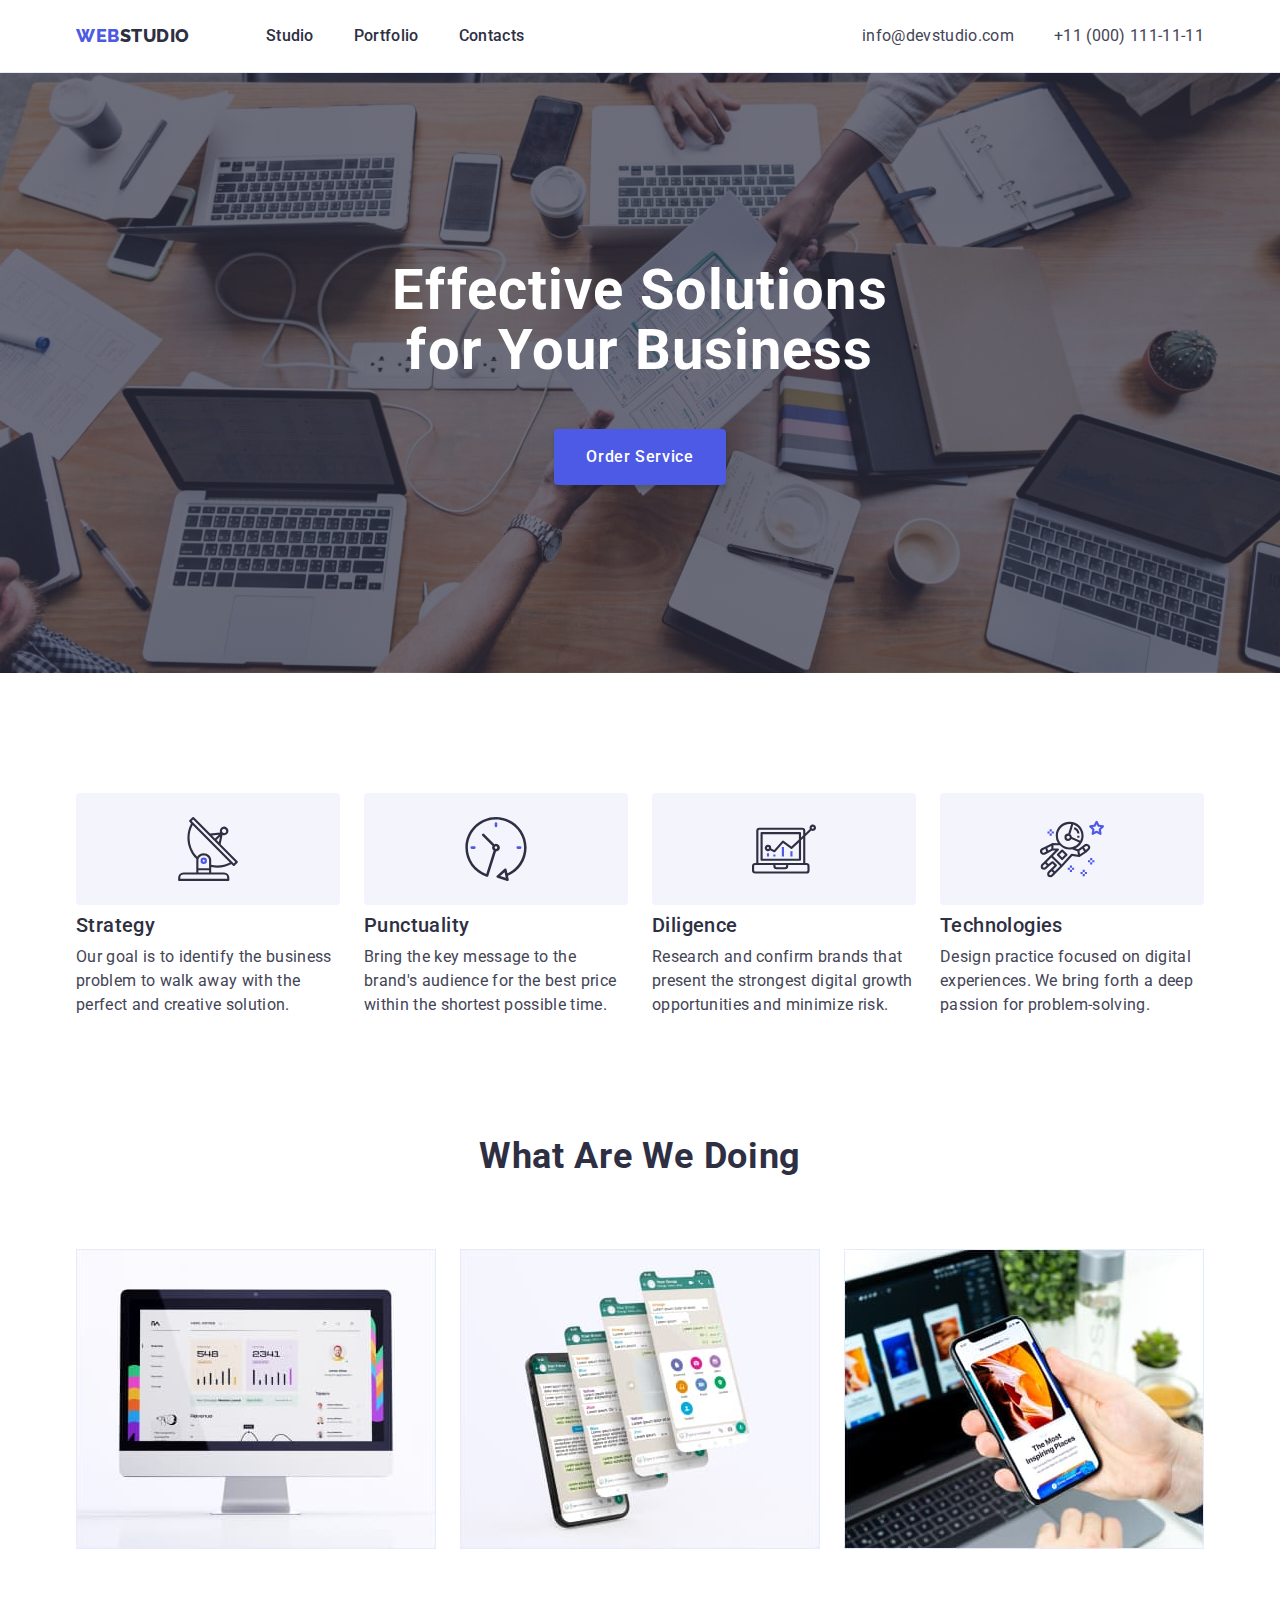
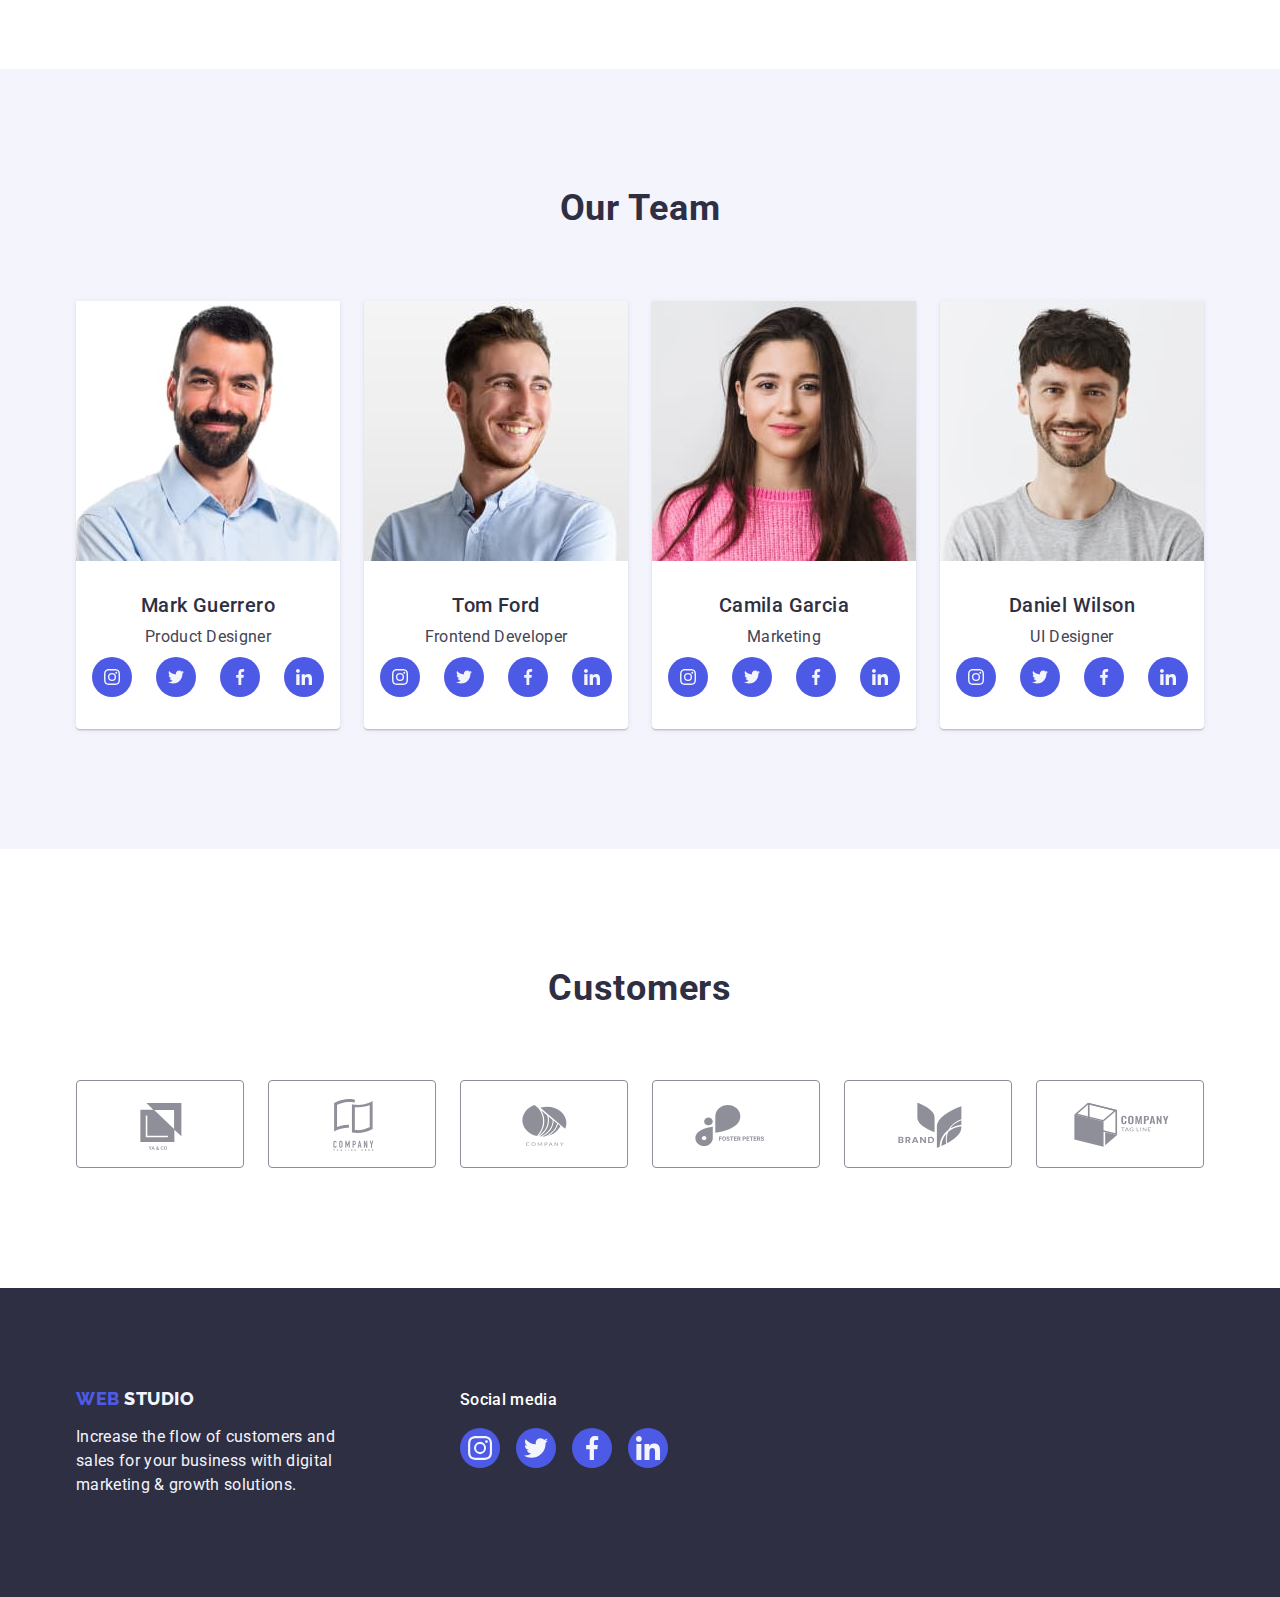
<file: index.html>
<!DOCTYPE html>
<html lang="en">
  <head>
    <meta charset="UTF-8" />
    <meta http-equiv="X-UA-Compatible" content="IE=edge" />
    <meta name="viewport" content="width=device-width, initial-scale=1.0" />
    <title>WebStudio</title>
    <link rel="preconnect" href="https://fonts.googleapis.com" />
    <link rel="preconnect" href="https://fonts.gstatic.com" crossorigin />
    <link
      href="https://fonts.googleapis.com/css2?family=Raleway:wght@800&family=Roboto:wght@400;500;700;900&display=swap"
      rel="stylesheet"
    />
    <link
      rel="stylesheet"
      href="https://cdnjs.cloudflare.com/ajax/libs/modern-normalize/1.1.0/modern-normalize.min.css"
    />
    <link rel="stylesheet" href="./css/styles.css" />
  </head>

  <body>
    <header class="page-header">
      <div class="container page-header-container">
        <nav class="navigation">
          <a class="link logo" href="./index.html"
            >Web<span class="logo-header">Studio</span></a
          >
          <ul class="list menu">
            <li><a class="link menu-item" href="./index.html">Studio</a></li>
            <li>
              <a class="link menu-item" href="./portfolio.html">Portfolio</a>
            </li>
            <li><a class="link menu-item" href="">Contacts</a></li>
          </ul>
        </nav>
        <address class="contacts">
          <ul class="list contacts-link">
            <li>
              <a class="link" href="mailto:info@devstudio.com"
                >info@devstudio.com</a
              >
            </li>
            <li>
              <a class="link" href="tel:+110001111111">+11 (000) 111-11-11</a>
            </li>
          </ul>
        </address>
      </div>
    </header>

    <main>
      <section class="hero">
        <div class="container">
          <h1 class="hero-title">Effective Solutions for Your Business</h1>
          <button class="modal-button" type="button">Order Service</button>
        </div>
      </section>
      <section class="section">
        <div class="container">
          <h2 class="section-title" hidden>Features</h2>
          <ul class="list features-list">
            <li class="item">
              <div class="features-list-container">
                <svg
                  class="features-list-icon"
                  aria-label="antenna icon"
                  width="64"
                  height="64"
                >
                  <use href="./images/icons.svg#icon-antenna"></use>
                </svg>
              </div>
              <h3 class="list-title">Strategy</h3>
              <p class="text">
                Our goal is to identify the business problem to walk away with
                the perfect and creative solution.
              </p>
            </li>
            <li class="item">
              <div class="features-list-container">
                <svg
                  class="features-list-icon"
                  aria-label="times icon"
                  width="64"
                  height="64"
                >
                  <use href="./images/icons.svg#icon-clock"></use>
                </svg>
              </div>
              <h3 class="list-title">Punctuality</h3>
              <p class="text">
                Bring the key message to the brand's audience for the best price
                within the shortest possible time.
              </p>
            </li>
            <li class="item">
              <div class="features-list-container">
                <svg
                  class="features-list-icon"
                  aria-label="diagrams icon"
                  width="64"
                  height="64"
                >
                  <use href="./images/icons.svg#icon-diagram"></use>
                </svg>
              </div>
              <h3 class="list-title">Diligence</h3>
              <p class="text">
                Research and confirm brands that present the strongest digital
                growth opportunities and minimize risk.
              </p>
            </li>
            <li class="item">
              <div class="features-list-container">
                <svg
                  class="features-list-icon"
                  aria-label="astronaut icon"
                  width="64"
                  height="64"
                >
                  <use href="./images/icons.svg#icon-astronaut"></use>
                </svg>
              </div>
              <h3 class="list-title">Technologies</h3>
              <p class="text">
                Design practice focused on digital experiences. We bring forth a
                deep passion for problem-solving.
              </p>
            </li>
          </ul>
        </div>
      </section>
      <section class="section examples-work">
        <div class="container">
          <h2 class="section-title">What are we doing</h2>
          <ul class="list examples-work-list">
            <li class="examples-work-list-item">
              <img
                src="./images/monitor.jpg"
                alt="monitor"
                width="360"
                height="300"
              />
            </li>
            <li class="examples-work-list-item">
              <img
                src="./images/smartphone.jpg"
                alt="smartphone"
                width="360"
                height="300"
              />
            </li>
            <li class="examples-work-list-item">
              <img
                src="./images/smartphone-in-hand.jpg"
                alt="smartphone in hand"
                width="360"
                height="300"
              />
            </li>
          </ul>
        </div>
      </section>
      <section class="section-our-team section">
        <div class="container">
          <h2 class="section-title our-team-title">Our Team</h2>
          <ul class="list our-team-list">
            <li class="card-item">
              <img
                src="./images/mark-guerrero.jpg"
                alt="mark-guerrero"
                width="264"
                height="260"
              />
              <div class="our-team-card-content">
                <h3 class="list-title">Mark Guerrero</h3>
                <p class="text">Product Designer</p>
                <ul class="list social-list">
                  <li class="social-list-item">
                    <a class="social-list-link" href="">
                      <svg
                        class="social-list-icon"
                        aria-label="icon instagram"
                        width="16"
                        height="16"
                      >
                        <use href="./images/icons.svg#icon-instagram"></use>
                      </svg>
                    </a>
                  </li>
                  <li class="social-list-item">
                    <a class="social-list-link" href="">
                      <svg
                        class="social-list-icon"
                        aria-label="icon twitter"
                        width="16"
                        height="16"
                      >
                        <use href="./images/icons.svg#icon-twitter"></use>
                      </svg>
                    </a>
                  </li>
                  <li class="social-list-item">
                    <a class="social-list-link" href="">
                      <svg
                        class="social-list-icon"
                        aria-label="icon facebook"
                        width="16"
                        height="16"
                      >
                        <use href="./images/icons.svg#icon-facebook"></use>
                      </svg>
                    </a>
                  </li>
                  <li class="social-list-item">
                    <a class="social-list-link" href="">
                      <svg
                        class="social-list-icon"
                        aria-label="icon linkedin"
                        width="16"
                        height="16"
                      >
                        <use href="./images/icons.svg#icon-linkedin"></use>
                      </svg>
                    </a>
                  </li>
                </ul>
              </div>
            </li>
            <li class="card-item">
              <img
                src="./images/tom-ford.jpg"
                alt="tom-ford"
                width="264"
                height="260"
              />
              <div class="our-team-card-content">
                <h3 class="list-title">Tom Ford</h3>
                <p class="text">Frontend Developer</p>
                <ul class="list social-list">
                  <li class="social-list-item">
                    <a class="social-list-link" href="">
                      <svg
                        class="social-list-icon"
                        aria-label="icon instagram"
                        width="16"
                        height="16"
                      >
                        <use href="./images/icons.svg#icon-instagram"></use>
                      </svg>
                    </a>
                  </li>
                  <li class="social-list-item">
                    <a class="social-list-link" href="">
                      <svg
                        class="social-list-icon"
                        aria-label="icon twitter"
                        width="16"
                        height="16"
                      >
                        <use href="./images/icons.svg#icon-twitter"></use>
                      </svg>
                    </a>
                  </li>
                  <li class="social-list-item">
                    <a class="social-list-link" href="">
                      <svg
                        class="social-list-icon"
                        aria-label="icon facebook"
                        width="16"
                        height="16"
                      >
                        <use href="./images/icons.svg#icon-facebook"></use>
                      </svg>
                    </a>
                  </li>
                  <li class="social-list-item">
                    <a class="social-list-link" href="">
                      <svg
                        class="social-list-icon"
                        aria-label="icon linkedin"
                        width="16"
                        height="16"
                      >
                        <use href="./images/icons.svg#icon-linkedin"></use>
                      </svg>
                    </a>
                  </li>
                </ul>
              </div>
            </li>
            <li class="card-item">
              <img
                src="./images/camila-garcia.jpg"
                alt="camila-garcia"
                width="264"
                height="260"
              />
              <div class="our-team-card-content">
                <h3 class="list-title">Camila Garcia</h3>
                <p class="text">Marketing</p>
                <ul class="list social-list">
                  <li class="social-list-item">
                    <a class="social-list-link" href="">
                      <svg
                        class="social-list-icon"
                        aria-label="icon instagram"
                        width="16"
                        height="16"
                      >
                        <use href="./images/icons.svg#icon-instagram"></use>
                      </svg>
                    </a>
                  </li>
                  <li class="social-list-item">
                    <a class="social-list-link" href="">
                      <svg
                        class="social-list-icon"
                        aria-label="icon twitter"
                        width="16"
                        height="16"
                      >
                        <use href="./images/icons.svg#icon-twitter"></use>
                      </svg>
                    </a>
                  </li>
                  <li class="social-list-item">
                    <a class="social-list-link" href="">
                      <svg
                        class="social-list-icon"
                        aria-label="icon facebook"
                        width="16"
                        height="16"
                      >
                        <use href="./images/icons.svg#icon-facebook"></use>
                      </svg>
                    </a>
                  </li>
                  <li class="social-list-item">
                    <a class="social-list-link" href="">
                      <svg
                        class="social-list-icon"
                        aria-label="icon linkedin"
                        width="16"
                        height="16"
                      >
                        <use href="./images/icons.svg#icon-linkedin"></use>
                      </svg>
                    </a>
                  </li>
                </ul>
              </div>
            </li>
            <li class="card-item">
              <img
                src="./images/daniel-wilson.jpg"
                alt="daniel-wilson"
                width="264"
                height="260"
              />
              <div class="our-team-card-content">
                <h3 class="list-title">Daniel Wilson</h3>
                <p class="text">UI Designer</p>
                <ul class="list social-list">
                  <li class="social-list-item">
                    <a class="social-list-link" href="">
                      <svg
                        class="social-list-icon"
                        aria-label="icon instagram"
                        width="16"
                        height="16"
                      >
                        <use href="./images/icons.svg#icon-instagram"></use>
                      </svg>
                    </a>
                  </li>
                  <li class="social-list-item">
                    <a class="social-list-link" href="">
                      <svg
                        class="social-list-icon"
                        aria-label="icon twitter"
                        width="16"
                        height="16"
                      >
                        <use href="./images/icons.svg#icon-twitter"></use>
                      </svg>
                    </a>
                  </li>
                  <li class="social-list-item">
                    <a class="social-list-link" href="">
                      <svg
                        class="social-list-icon"
                        aria-label="icon facebook"
                        width="16"
                        height="16"
                      >
                        <use href="./images/icons.svg#icon-facebook"></use>
                      </svg>
                    </a>
                  </li>
                  <li class="social-list-item">
                    <a class="social-list-link" href="">
                      <svg
                        class="social-list-icon"
                        aria-label="icon linkedin"
                        width="16"
                        height="16"
                      >
                        <use href="./images/icons.svg#icon-linkedin"></use>
                      </svg>
                    </a>
                  </li>
                </ul>
              </div>
            </li>
          </ul>
        </div>
      </section>
      <section class="section">
        <div class="container">
          <h2 class="section-title customers-title">Customers</h2>
          <ul class="list customers-list">
            <li class="customers-list-item">
              <a class="link customers-link" href=""
                ><svg class="customers-list-icon" width="104" height="56">
                  <use href="./images/icons.svg#icon-client1"></use></svg
              ></a>
            </li>
            <li class="customers-list-item">
              <a class="link customers-link" href=""
                ><svg class="customers-list-icon" width="104" height="56">
                  <use href="./images/icons.svg#icon-client2"></use></svg
              ></a>
            </li>
            <li class="customers-list-item">
              <a class="link customers-link" href=""
                ><svg class="customers-list-icon" width="104" height="56">
                  <use href="./images/icons.svg#icon-client3"></use></svg
              ></a>
            </li>
            <li class="customers-list-item">
              <a class="link customers-link" href=""
                ><svg class="customers-list-icon" width="104" height="56">
                  <use href="./images/icons.svg#icon-client4"></use></svg
              ></a>
            </li>
            <li class="customers-list-item">
              <a class="link customers-link" href=""
                ><svg class="customers-list-icon" width="104" height="56">
                  <use href="./images/icons.svg#icon-client5"></use></svg
              ></a>
            </li>
            <li class="customers-list-item">
              <a class="link customers-link" href=""
                ><svg class="customers-list-icon" width="104" height="56">
                  <use href="./images/icons.svg#icon-client6"></use></svg
              ></a>
            </li>
          </ul>
        </div>
      </section>
    </main>

    <footer class="footer">
      <div class="container footer-container">
        <div class="first-column">
          <a class="link logo" href="./index.html"
            >Web
            <span class="logo-footer">Studio</span>
          </a>
          <p class="text">
            Increase the flow of customers and sales for your business with
            digital marketing & growth solutions.
          </p>
        </div>
        <div class="second-column">
          <p class="text">Social media</p>
          <ul class="list footer-social-list">
            <li class="footer-social-list-item">
              <a class="footer-social-list-link" href="">
                <svg
                  class="footer-social-list-icon"
                  aria-label="icon instagram"
                  width="24"
                  height="24"
                >
                  <use href="./images/icons.svg#icon-instagram"></use>
                </svg>
              </a>
            </li>
            <li class="footer-social-list-item">
              <a class="footer-social-list-link" href="">
                <svg
                  class="footer-social-list-icon"
                  aria-label="icon twitter"
                  width="24"
                  height="24"
                >
                  <use href="./images/icons.svg#icon-twitter"></use>
                </svg>
              </a>
            </li>
            <li class="footer-social-list-item">
              <a class="footer-social-list-link" href="">
                <svg
                  class="footer-social-list-icon"
                  aria-label="icon facebook"
                  width="24"
                  height="24"
                >
                  <use href="./images/icons.svg#icon-facebook"></use>
                </svg>
              </a>
            </li>
            <li class="footer-social-list-item">
              <a class="footer-social-list-link" href="">
                <svg
                  class="footer-social-list-icon"
                  aria-label="icon linkedin"
                  width="24"
                  height="24"
                >
                  <use href="./images/icons.svg#icon-linkedin"></use>
                </svg>
              </a>
            </li>
          </ul>
        </div>
      </div>
    </footer>
  </body>
</html>
</file>
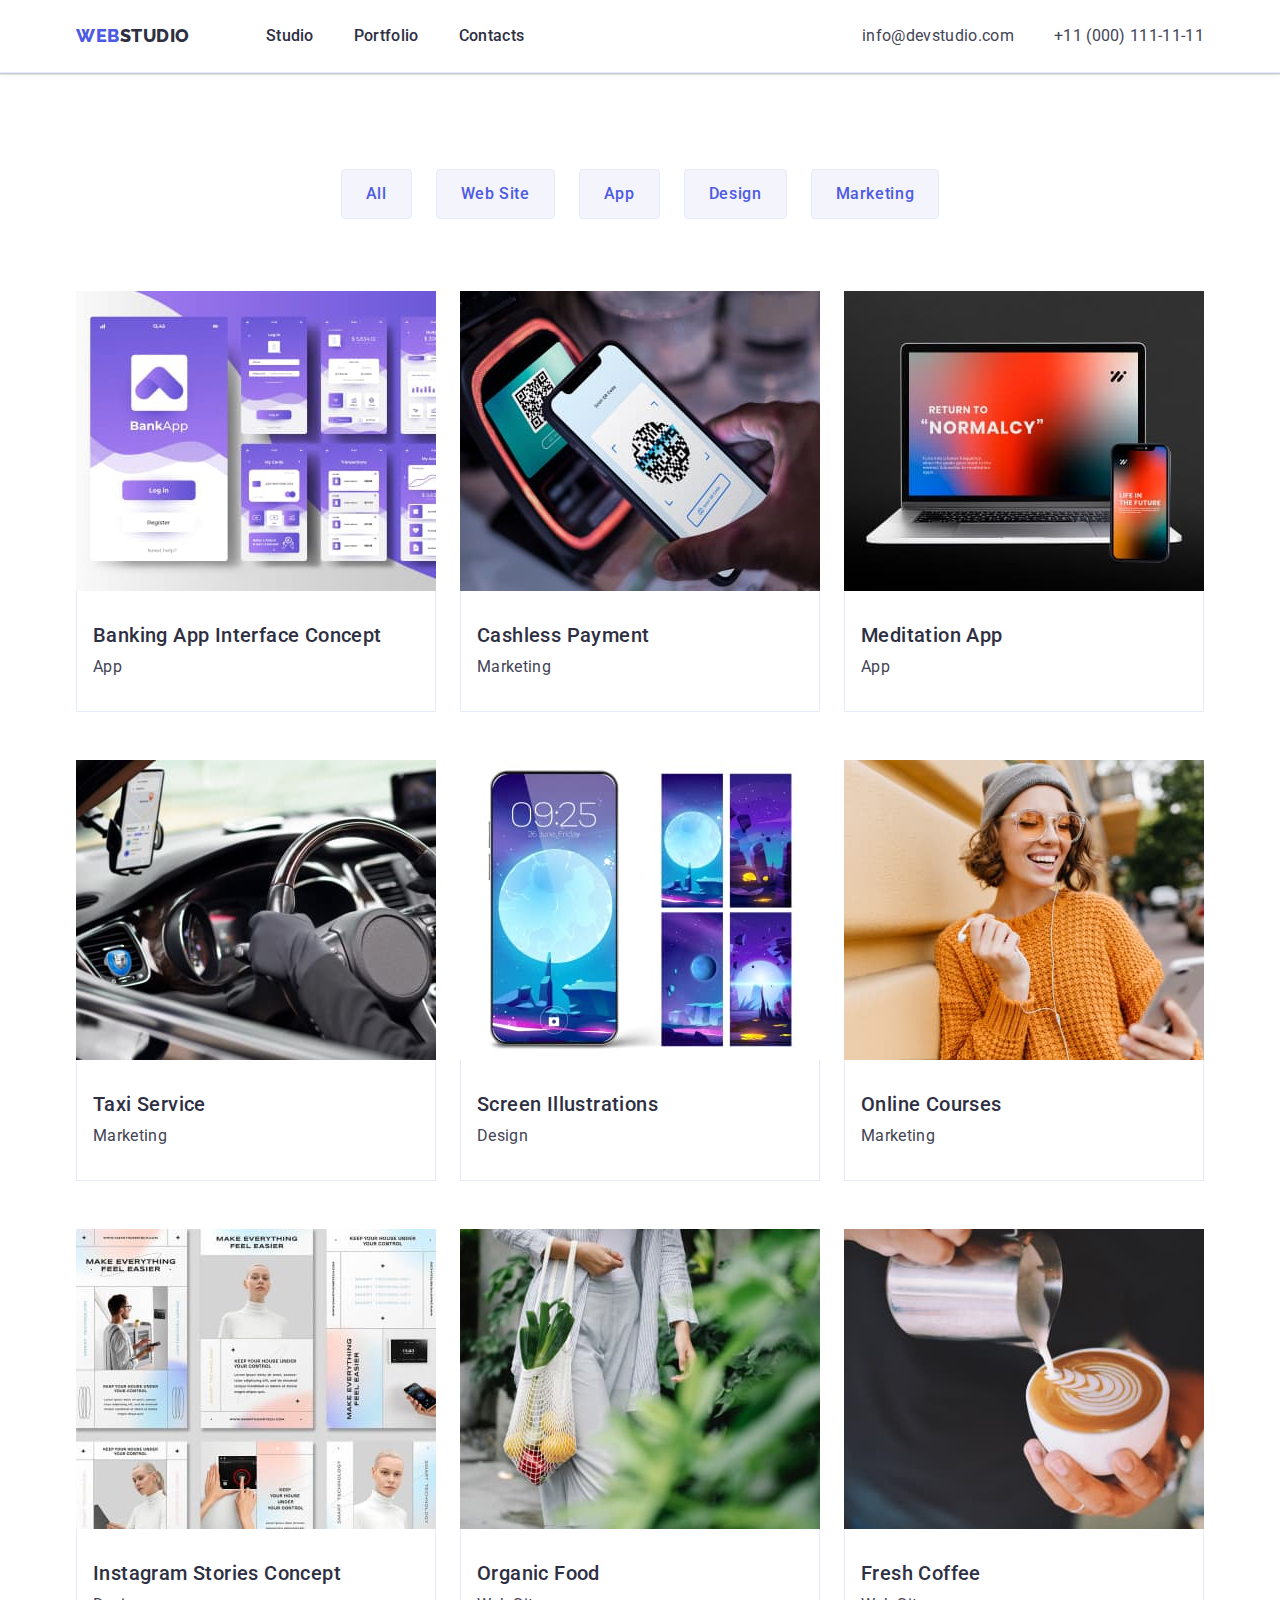
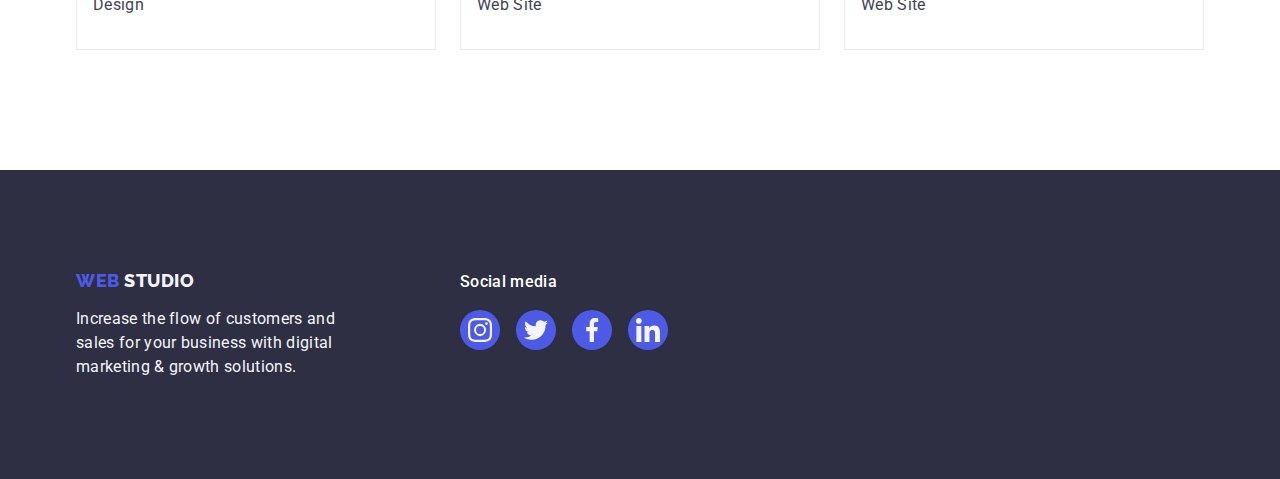
<file: portfolio.html>
<!DOCTYPE html>
<html lang="en">
  <head>
    <meta charset="UTF-8" />
    <meta http-equiv="X-UA-Compatible" content="IE=edge" />
    <meta name="viewport" content="width=device-width, initial-scale=1.0" />
    <title>WebStudio</title>
    <link rel="preconnect" href="https://fonts.googleapis.com" />
    <link rel="preconnect" href="https://fonts.gstatic.com" crossorigin />
    <link
      href="https://fonts.googleapis.com/css2?family=Raleway:wght@800&family=Roboto:wght@400;500;700;900&display=swap"
      rel="stylesheet"
    />
    <link
      rel="stylesheet"
      href="https://cdnjs.cloudflare.com/ajax/libs/modern-normalize/1.1.0/modern-normalize.min.css"
    />
    <link rel="stylesheet" href="./css/styles.css" />
  </head>

  <body>
    <header class="page-header">
      <div class="container page-header-container">
        <nav class="navigation">
          <a class="link logo" href="./index.html"
            >Web<span class="logo-header">Studio</span></a
          >
          <ul class="list menu">
            <li><a class="link menu-item" href="./index.html">Studio</a></li>
            <li>
              <a class="link menu-item" href="./portfolio.html">Portfolio</a>
            </li>
            <li><a class="link menu-item" href="">Contacts</a></li>
          </ul>
        </nav>
        <address class="contacts">
          <ul class="list contacts-link">
            <li>
              <a class="link" href="mailto:info@devstudio.com"
                >info@devstudio.com</a
              >
            </li>
            <li>
              <a class="link" href="tel:+110001111111">+11 (000) 111-11-11</a>
            </li>
          </ul>
        </address>
      </div>
    </header>

    <main>
      <section class="section section-portfolio">
        <div class="container">
          <h1 class="title" hidden>Our work</h1>
          <ul class="list filter-button-list">
            <li class="filter-button-item">
              <button class="filter-button" type="button">All</button>
            </li>
            <li class="filter-button-item">
              <button class="filter-button" type="button">Web Site</button>
            </li>
            <li class="filter-button-item">
              <button class="filter-button" type="button">App</button>
            </li>
            <li class="filter-button-item">
              <button class="filter-button" type="button">Design</button>
            </li>
            <li class="filter-button-item">
              <button class="filter-button" type="button">Marketing</button>
            </li>
          </ul>
          <ul class="list section-portfolio-list">
            <li class="section-portfolio-list-item">
              <a class="link section-portfolio-list-link" href="">
                <img
                  src="./images/banking-app-interface-concept.jpg"
                  alt="banking app interface concept"
                  width="360"
                  height="300"
                />
                <div class="portfolio-card-content">
                  <h2 class="list-title">Banking App Interface Concept</h2>
                  <p class="text">App</p>
                </div>
              </a>
            </li>
            <li class="section-portfolio-list-item">
              <a class="link section-portfolio-list-link" href="">
                <img
                  src="./images/cashless-payment.jpg"
                  alt="cashless payment"
                  width="360"
                  height="300"
                />
                <div class="portfolio-card-content">
                  <h2 class="list-title">Cashless Payment</h2>
                  <p class="text">Marketing</p>
                </div>
              </a>
            </li>
            <li class="section-portfolio-list-item">
              <a class="link section-portfolio-list-link" href="">
                <img
                  src="./images/meditation-app.jpg"
                  alt="meditation app"
                  width="360"
                  height="300"
                />
                <div class="portfolio-card-content">
                  <h2 class="list-title">Meditation App</h2>
                  <p class="text">App</p>
                </div>
              </a>
            </li>
            <li class="section-portfolio-list-item">
              <a class="link section-portfolio-list-link" href="">
                <img
                  src="./images/taxi-service.jpg"
                  alt="taxi service"
                  width="360"
                  height="300"
                />
                <div class="portfolio-card-content">
                  <h2 class="list-title">Taxi Service</h2>
                  <p class="text">Marketing</p>
                </div>
              </a>
            </li>
            <li class="section-portfolio-list-item">
              <a class="link section-portfolio-list-link" href="">
                <img
                  src="./images/screen-illustrations.jpg"
                  alt="screen illustrations"
                  width="360"
                  height="300"
                />
                <div class="portfolio-card-content">
                  <h2 class="list-title">Screen Illustrations</h2>
                  <p class="text">Design</p>
                </div>
              </a>
            </li>
            <li class="section-portfolio-list-item">
              <a class="link section-portfolio-list-link" href="">
                <img
                  src="./images/online-courses.jpg"
                  alt="online courses"
                  width="360"
                  height="300"
                />
                <div class="portfolio-card-content">
                  <h2 class="list-title">Online Courses</h2>
                  <p class="text">Marketing</p>
                </div>
              </a>
            </li>
            <li class="section-portfolio-list-item">
              <a class="link section-portfolio-list-link" href="">
                <img
                  src="./images/instagram-stories-concept.jpg"
                  alt="instagram stories concept"
                  width="360"
                  height="300"
                />
                <div class="portfolio-card-content">
                  <h2 class="list-title">Instagram Stories Concept</h2>
                  <p class="text">Design</p>
                </div>
              </a>
            </li>
            <li class="section-portfolio-list-item">
              <a class="link section-portfolio-list-link" href="">
                <img
                  src="./images/organic-food.jpg"
                  alt="organic food"
                  width="360"
                  height="300"
                />
                <div class="portfolio-card-content">
                  <h2 class="list-title">Organic Food</h2>
                  <p class="text">Web Site</p>
                </div>
              </a>
            </li>
            <li class="section-portfolio-list-item">
              <a class="link section-portfolio-list-link" href="">
                <img
                  src="./images/fresh-coffee.jpg"
                  alt="fresh coffee"
                  width="360"
                  height="300"
                />
                <div class="portfolio-card-content">
                  <h2 class="list-title">Fresh Coffee</h2>
                  <p class="text">Web Site</p>
                </div>
              </a>
            </li>
          </ul>
        </div>
      </section>
    </main>

    <footer class="footer">
      <div class="container footer-container">
        <div class="first-column">
          <a class="link logo" href="./index.html"
            >Web
            <span class="logo-footer">Studio</span>
          </a>
          <p class="text">
            Increase the flow of customers and sales for your business with
            digital marketing & growth solutions.
          </p>
        </div>
        <div class="second-column">
          <p class="text">Social media</p>
          <ul class="list footer-social-list">
            <li class="footer-social-list-item">
              <a class="footer-social-list-link" href="">
                <svg
                  class="footer-social-list-icon"
                  aria-label="icon instagram"
                  width="24"
                  height="24"
                >
                  <use href="./images/icons.svg#icon-instagram"></use>
                </svg>
              </a>
            </li>
            <li class="footer-social-list-item">
              <a class="footer-social-list-link" href="">
                <svg
                  class="footer-social-list-icon"
                  aria-label="icon twitter"
                  width="24"
                  height="24"
                >
                  <use href="./images/icons.svg#icon-twitter"></use>
                </svg>
              </a>
            </li>
            <li class="footer-social-list-item">
              <a class="footer-social-list-link" href="">
                <svg
                  class="footer-social-list-icon"
                  aria-label="icon facebook"
                  width="24"
                  height="24"
                >
                  <use href="./images/icons.svg#icon-facebook"></use>
                </svg>
              </a>
            </li>
            <li class="footer-social-list-item">
              <a class="footer-social-list-link" href="">
                <svg
                  class="footer-social-list-icon"
                  aria-label="icon linkedin"
                  width="24"
                  height="24"
                >
                  <use href="./images/icons.svg#icon-linkedin"></use>
                </svg>
              </a>
            </li>
          </ul>
        </div>
      </div>
    </footer>
  </body>
</html>
</file>
<file: css/styles.css>
:root {
  --primary-brand-color-iris: #4D5AE5;
  --primary-white-background-color: #ffffff;
  --text-white-color: #ffffff;
  --button-pressed-state-color-ocean: #404BBF;
  --primary-text-color-slate: #434455;
  --title-menu-text-color-navy-blue: #2E2F42;
  --background-dark-color: #2E2F42;
  --light-mode-bcg-cloud: #F4F4FD;
  --border-color: #E7E9FC;

}

/* ----------------------  dropping  ----------------------- */

body {
  font-family: 'Roboto', sans-serif;
  font-style: normal;
  font-size: 16px;
  color: var(--primary-text-color-slate);
  background-color: var(--primary-white-background-color);
}

button {
  display: block;
  cursor: pointer;
}

h1,h2,h3,h4,p {
  margin-top: 0;
  margin-bottom: 0;
}

ul,ol {
  margin-top: 0;
  margin-bottom: 0;
  padding-left: 0;
}

img {
  display: block;
  max-width: 100%;
  height: auto;
}

.link {
  text-decoration: none;
  color: inherit;
}

.list {
  list-style: none;
}

/* ----------------------  /dropping  ----------------------- */

.container {
  max-width: 1158px;
  padding: 0 15px;
  margin: 0 auto;
}

/* ----------------------  header  ----------------------- */

.page-header {
  padding-top: 24px;
  padding-bottom: 24px;
  border-bottom: 1px solid var(--border-color);
  box-shadow: 0px 2px 1px rgba(46, 47, 66, 0.08), 0px 1px 1px rgba(46, 47, 66, 0.16), 0px 1px 6px rgba(46, 47, 66, 0.08);
}

.page-header-container {
  display: flex;
  align-items: center;
}

.navigation {
  color: var(--title-menu-text-color-navy-blue);
  display: flex;
  align-items: center;
}

.logo {
  color: var(--primary-brand-color-iris);
  font-family: 'Raleway', sans-serif;
  font-weight: 800;
  font-size: 18px;
  line-height: 1.17;
  letter-spacing: 0.03em;
  text-transform: uppercase;
  margin-right: 76px;
}

.logo-header {
  color: var(--title-menu-text-color-navy-blue)
}

.menu {
  display: flex;
  align-items: center;
  gap: 40px;
}

.menu-item {
  font-weight: 500;
  line-height: 1.5;
  letter-spacing: 0.02em;
  padding-top: 24px;
  padding-bottom: 24px;
}

.menu-item:hover,
.menu-item:focus {
  color: var(--button-pressed-state-color-ocean);
  font-weight: 500;
}

.contacts {
  font-style: inherit;
  margin-left: auto;
}

.contacts-link {
  display: flex;
  align-items: center;
  gap: 40px;
}  

.contacts-link .link {
  line-height: 1.5;
  letter-spacing: 0.02em;
  padding-top: 24px;
  padding-bottom: 24px;
}

.contacts-link .link:hover,
.contacts-link .link:focus {
  color: var(--button-pressed-state-color-ocean);
}

/* ----------------------  /header  ----------------------- */

/* ----------------------  components  ----------------------- */

.filter-button {
  background-color: var(--light-mode-bcg-cloud);
  color: var(--primary-brand-color-iris);
  font-family: 'Roboto', sans-serif;
  font-style: normal;
  font-weight: 500;
  font-size: 16px;
  line-height: 1.5;
  letter-spacing: 0.04em;
  padding: 12px 24px;
  border: 1px solid var(--border-color);
  border-radius: 4px;
}

.filter-button:hover,
.filter-button:focus {
  background-color: var(--button-pressed-state-color-ocean);
  color: var(--text-white-color);
  border: 1px solid transparent;
  box-shadow: 0px 3px 1px rgba(0, 0, 0, 0.1), 0px 2px 1px rgba(0, 0, 0, 0.08), 0px 2px 2px rgba(0, 0, 0, 0.12);
}

/* ----------------------  /components  ----------------------- */

/* ----------------------  hero  ----------------------- */

.hero {
  background-color: var(--background-dark-color);
  padding-top: 188px;
  padding-bottom: 188px;
  background-image: linear-gradient(rgba(46, 47, 66, 0.7), rgba(46, 47, 66, 0.7)), url('../images/people-office.jpg');
  background-size: cover;
  background-repeat: no-repeat;
  background-position: center;
  max-width: 1440px;
  margin-left: auto;
  margin-right: auto;
 }

.hero-title {
  color: var(--text-white-color);
  font-weight: 700;
  font-size: 56px;
  line-height: 1.07;
  text-align: center;
  letter-spacing: 0.02em;
  margin-bottom: 48px;
  margin-left: auto;
  margin-right: auto;
  max-width: 496px;
}

.modal-button {
  color: var(--text-white-color);
  background-color: var(--primary-brand-color-iris);
  font-family: 'Roboto', sans-serif;
  font-style: normal;
  font-weight: 500;
  font-size: 16px;
  line-height: 1.5;
  letter-spacing: 0.04em;
  padding: 16px 32px;
  margin-left: auto;
  margin-right: auto;
  min-width: 169px;
  border: none;
  border-radius: 4px;
  box-shadow: 0px 4px 4px rgba(0, 0, 0, 0.15);
}

.modal-button:hover,
.modal-button:focus {
  background-color: var(--button-pressed-state-color-ocean);
}

/* ----------------------  /hero  ----------------------- */

.section {
  padding-top: 120px;
  padding-bottom: 120px;
}

.section-title {
  color: var(--title-menu-text-color-navy-blue);
  font-weight: 700;
  font-size: 36px;
  line-height: 1.11;
  letter-spacing: 0.02em;
  text-align: center;
  text-transform: capitalize;
}

.list-title {
  color: var(--title-menu-text-color-navy-blue);
  font-weight: 500;
  font-size: 20px;
  line-height: 1.2;
  letter-spacing: 0.02em;
}

.text {
  line-height: 1.5;
  letter-spacing: 0.02em;
}

/* ----------------------  features  ----------------------- */

.features-list {
  display: flex;
  align-items: flex-start;
  gap: 24px;
}

.features-list .item {
  flex-basis: calc((100% - 72px) / 4);
}

.features-list-container {
  display: flex;
  justify-content: center;
  align-items: center;
  height: 112px;
  margin-bottom: 8px;
  background-color: var(--light-mode-bcg-cloud);
  border-radius: 4px;
}

.features-list .list-title {
  margin-bottom: 8px;
}

/* ----------------------  /features  ----------------------- */

/* ----------------------  example work  ----------------------- */

.examples-work {
  padding-top: 0;
}

.examples-work .section-title {
  margin-bottom: 72px;
}

.examples-work-list {
  display: flex;
  gap: 24px;
}

.examples-work-list-item {
  flex-basis: calc((100% - 3 * 16px) / 3);
}

/* ----------------------  /example work  ----------------------- */

/* ----------------------  our team  ----------------------- */

.section-our-team {
  background-color: var(--light-mode-bcg-cloud);
  text-align: center;
}

.our-team-title {
  margin-bottom: 72px;
}

.our-team-list {
  display: flex;
  gap: 24px;
}

.section-our-team .card-item {
  background-color: var(--primary-white-background-color);
  flex-basis: calc((100% - 72px) / 4);
  box-shadow: 0px 1px 6px rgba(46, 47, 66, 0.08), 0px 1px 1px rgba(46, 47, 66, 0.16), 0px 2px 1px rgba(46, 47, 66, 0.08);
  border-radius: 0px 0px 4px 4px;
}

.our-team-card-content {
  padding: 32px 0;
}

.our-team-list .list-title {
  margin-bottom: 8px;
}

.social-list {
  display: flex;
  justify-content: center;
  margin-top: 8px;
  gap: 24px;
}

.social-list-link {
  display: flex;
  justify-content: center;
  align-items: center;
  background-color: var(--primary-brand-color-iris);
  width: 40px;
  height: 40px;
  border-radius: 50%;
}

.social-list-link:hover,
.social-list-link:focus {
  background-color: var(--button-pressed-state-color-ocean);
}

.social-list-icon {
  fill: #f4f4fd;
}
/* ----------------------  /our team  ----------------------- */

/* ----------------------  customers  ----------------------- */

.customers-title {
  line-height: 1.1;
  margin-bottom: 72px;
}

.customers-list {
  display: flex;
  justify-content: center;
  align-items: center;
  gap: 24px;
}

.customers-link {
  display: flex;
  justify-content: center;
  align-items: center;
  width: 168px;
  height: 88px;
  color: #8E8F99;
  border: 1px solid #8E8F99;
  border-radius: 4px;
}

.customers-list-icon {
  fill: currentColor;
}

.customers-link:hover,
.customers-link:focus {
  border-color: var(--button-pressed-state-color-ocean);
  color: var(--button-pressed-state-color-ocean);
}

.customers-link:hover .customers-list-icon,
.customers-link:focus .customers-list-icon {
  fill: var(--button-pressed-state-color-ocean);
}

/* ----------------------  /customers  ----------------------- */

/* -------------------  section-portfolio  -------------------- */

.section-portfolio {
  padding-top: 96px;
}

.filter-button-list {
  display: flex;
  justify-content: center;
  gap: 24px;
  margin-bottom: 72px;
}

.section-portfolio-list {
  display: flex;
  column-gap: 24px;
  row-gap: 48px;
  flex-wrap: wrap;
}

.section-portfolio-list-link {
  display: block;
}

.section-portfolio-list-link:hover, .section-portfolio-list-link:focus {
  box-shadow: 0px 1px 6px rgba(46, 47, 66, 0.08), 0px 1px 1px rgba(46, 47, 66, 0.16), 0px 2px 1px rgba(46, 47, 66, 0.08);
}

.portfolio-card-content {
  padding: 32px 16px;
  border: 1px solid var(--border-color);
  border-top: none;
}

.section-portfolio-list-item {
  flex-basis: calc((100% - 48px) / 3);
}

.section-portfolio-list .list-title {
  margin-bottom: 8px;
}

/* -------------------  /section-portfolio  -------------------- */

/* ----------------------  footer  ----------------------- */

.footer {
  color: var(--light-mode-bcg-cloud);
  background-color: var(--background-dark-color);
  padding-top: 100px;
  padding-bottom: 100px;
}

.footer-container {
  display: flex;
  align-items: baseline;
}

.first-column {
  margin-right: 120px;
}

.logo-footer {
  color: var(--light-mode-bcg-cloud);
  font-family: 'Raleway', sans-serif;
  font-weight: 800;
  font-size: 18px;
  line-height: 1.17;
  letter-spacing: 0.03em;
  text-transform: uppercase;
}

.footer .logo {
  display: inline-block;
  margin-bottom: 16px;
}

.footer .text {
  max-width: 264px;
}

.second-column > .text {
  font-weight: 500;
  color: var(--text-white-color);
  margin-bottom: 16px;
}

.footer-social-list {
  display: flex;
  justify-content: center;
  gap: 16px;
}

.footer-social-list-link {
  display: flex;
  justify-content: center;
  align-items: center;
  background-color: var(--primary-brand-color-iris);
  width: 40px;
  height: 40px;
  border-radius: 50%;
}

.footer-social-list-link:hover,
.footer-social-list-link:focus {
  background-color: #31d0aa;
}

.footer-social-list-icon {
  fill: #f4f4fd;
}

/* ----------------------  /footer  ----------------------- */
</file>
